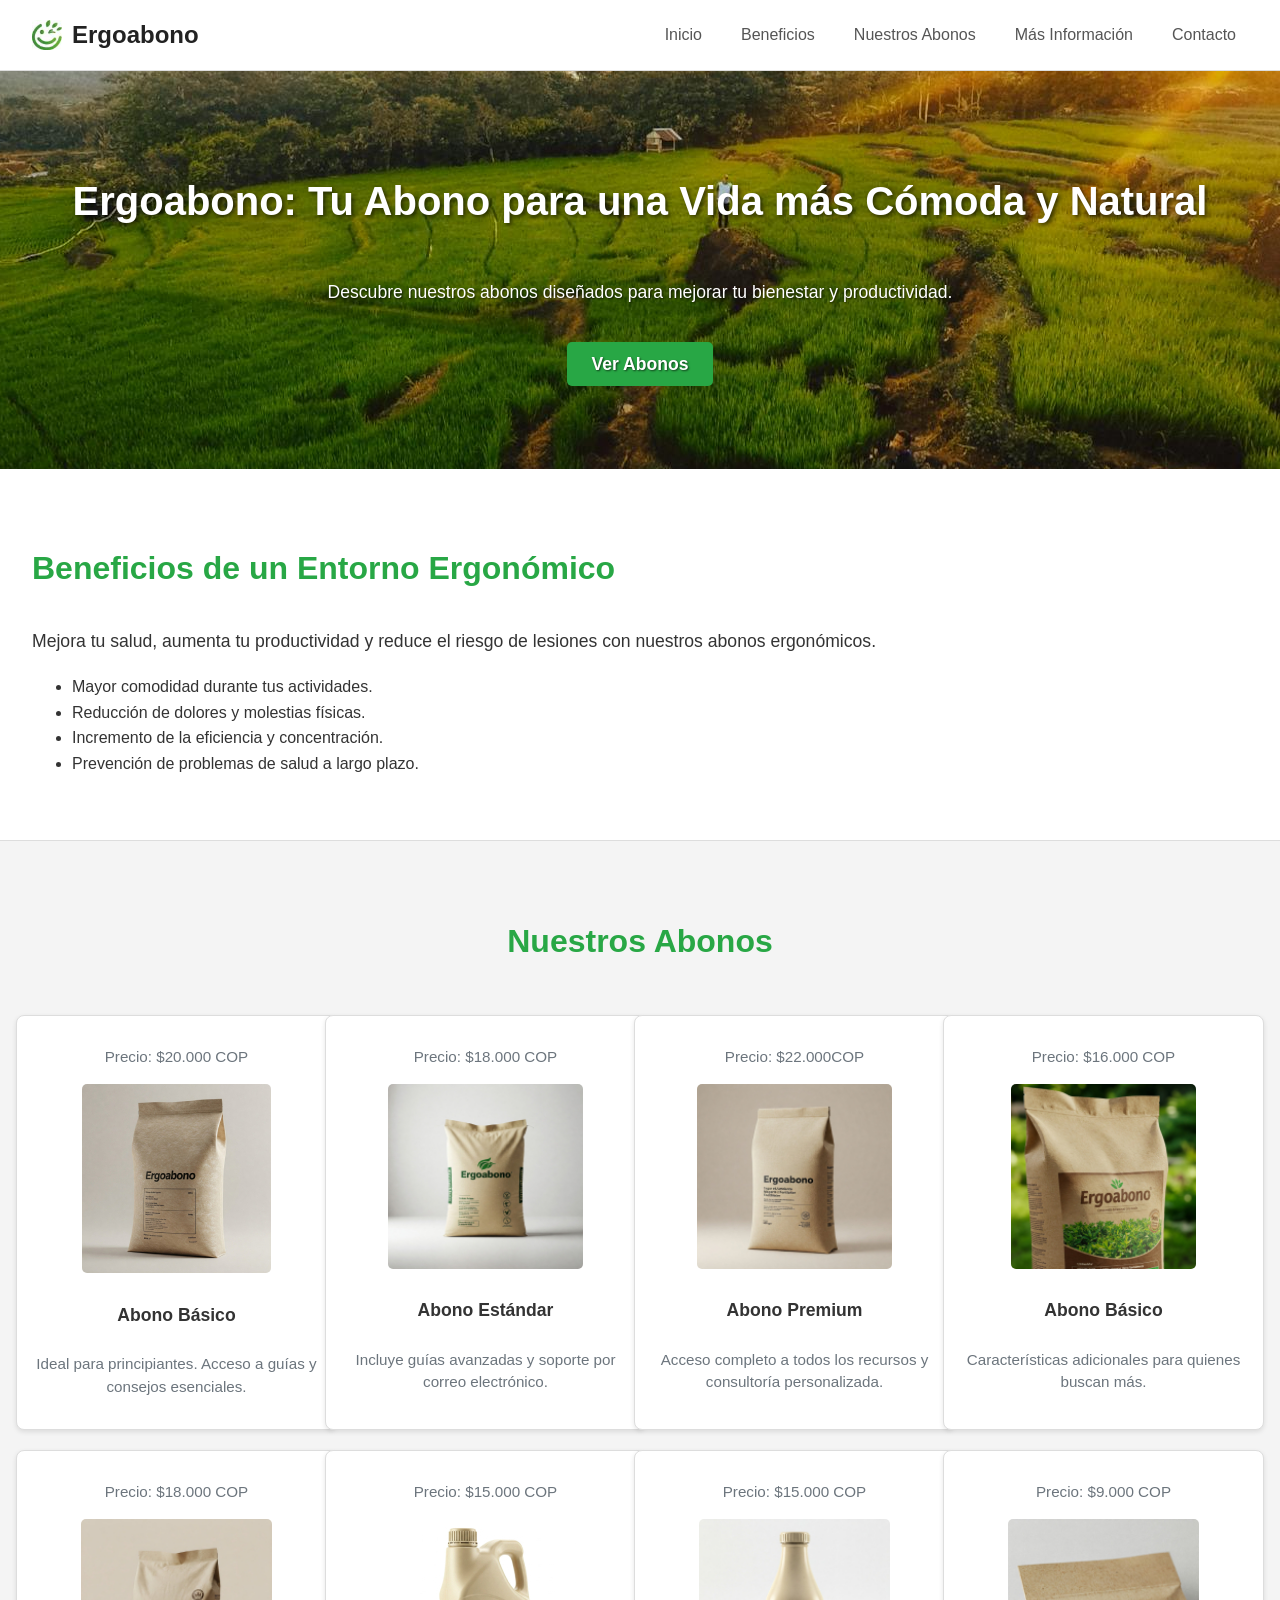
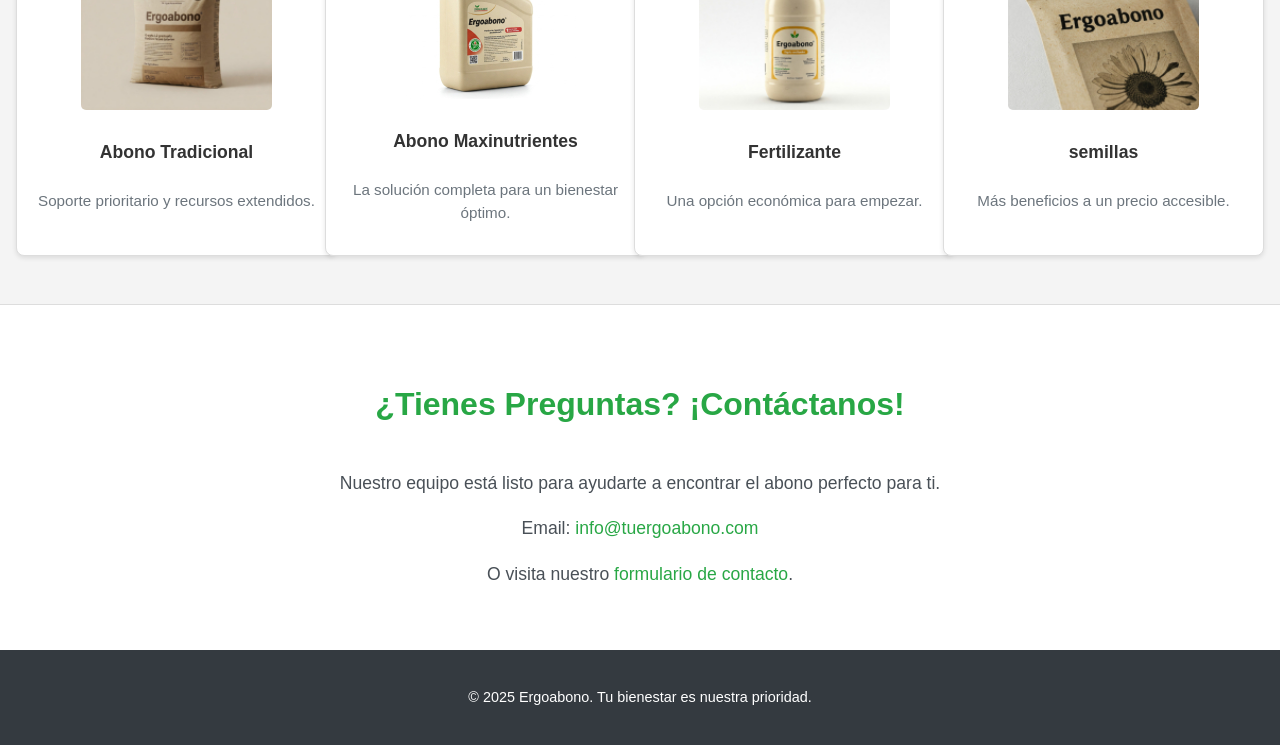
<file: ergoabono/index.html>
<!DOCTYPE html>
<html lang="es">
<head>
    <meta charset="UTF-8">
    <meta name="viewport" content="width=device-width, initial-scale=1.0">
    <title>Ergoabono</title>
    <title>
        <img src="img/logo.jpg" alt="Logo Ergoabono" style="height: 30px; vertical-align: middle; margin-right: 10px;">
        Ergoabono: Tu Abono para una Vida más Cómoda
    </title>
    <link rel="stylesheet" href="css/style.css">
</head>
<body>
    <header>
        <div class="logo-container">
            <img src="logo.jpg" alt="Logo Ergoabono">
            <h1>Ergoabono</h1>
        </div>
            <nav>
                <ul>
                    <li><a href="#inicio">Inicio</a></li>
                    <li><a href="#beneficios">Beneficios</a></li>
                    <li><a href="#abonos">Nuestros Abonos</a></li>
                    <li><a href="otras paginas/informacion-adicional.html">Más Información</a></li>
                    <li><a href="#contacto">Contacto</a></li>
                </ul>
            </nav>
    </header>

    <section id="inicio" class="hero">
        <h1>Ergoabono: Tu Abono para una Vida más Cómoda y Natural</h1>
        <p>Descubre nuestros abonos diseñados para mejorar tu bienestar y productividad.</p>
        <p><a href="#abonos" class="button">Ver Abonos</a></p>
    </section>

    <section id="beneficios" class="descripcion">
        <h2>Beneficios de un Entorno Ergonómico</h2>
        <p>Mejora tu salud, aumenta tu productividad y reduce el riesgo de lesiones con nuestros abonos ergonómicos.</p>
        <ul>
            <li>Mayor comodidad durante tus actividades.</li>
            <li>Reducción de dolores y molestias físicas.</li>
            <li>Incremento de la eficiencia y concentración.</li>
            <li>Prevención de problemas de salud a largo plazo.</li>
        </ul>
    </section>

    <section id="abonos" class="productos-container">
        <h2>Nuestros Abonos</h2>
        <div class="productos-grid">
            <div class="producto-caja">
                <div class="producto-info">
                    <p class="precio">Precio: $20.000 COP</p>
                    <div class="boton-overlay">
                        <a href="#" class="boton-comprar">Comprar</a>
                    </div>
                </div>
                <img src="productonew.jpg" alt="Abono Básico 1">
                <h3>Abono Básico </h3>
                <p>Ideal para principiantes. Acceso a guías y consejos esenciales.</p>
            </div>
            <div class="producto-caja">
                <div class="producto-info">
                    <p class="precio">Precio: $18.000 COP</p>
                    <div class="boton-overlay">
                        <a href="#" class="boton-comprar">Comprar</a>
                    </div>
                </div>
                <img src="producto2.jpg" alt="Abono Estándar ">
                <h3>Abono Estándar</h3>
                <p>Incluye guías avanzadas y soporte por correo electrónico.</p>
            </div>
            <div class="producto-caja">
                <div class="producto-info">
                    <p class="precio">Precio: $22.000COP</p>
                    <div class="boton-overlay">
                        <a href="#" class="boton-comprar">Comprar</a>
                    </div>
                </div>
                <img src="producto3.jpg" alt="Abono Premium ">
                <h3>Abono Premium </h3>
                <p>Acceso completo a todos los recursos y consultoría personalizada.</p>
            </div>
            <div class="producto-caja">
                <div class="producto-info">
                    <p class="precio">Precio: $16.000 COP</p>
                    <div class="boton-overlay">
                        <a href="#" class="boton-comprar">Comprar</a>
                    </div>
                </div>
                <img src="producto4 (1).jpg" alt="Abono Básico ">
                <h3>Abono Básico </h3>
                <p>Características adicionales para quienes buscan más.</p>
            </div>
            <div class="producto-caja">
                <div class="producto-info">
                    <p class="precio">Precio: $18.000 COP</p>
                    <div class="boton-overlay">
                        <a href="#" class="boton-comprar">Comprar</a>
                    </div>
                </div>
                <img src="producto5 (1).jpg" alt="Abono Tradicional">
                <h3>Abono Tradicional</h3>
                <p>Soporte prioritario y recursos extendidos.</p>
            </div>
            <div class="producto-caja">
                <div class="producto-info">
                    <p class="precio">Precio: $15.000 COP</p>
                    <div class="boton-overlay">
                        <a href="#" class="boton-comprar">Comprar</a>
                    </div>
                </div>
                <img src="producto6 (1).jpg" alt="Abono Maxinutrientes">
                <h3>Abono Maxinutrientes</h3>
                <p>La solución completa para un bienestar óptimo.</p>
            </div>
            <div class="producto-caja">
                <div class="producto-info">
                    <p class="precio">Precio: $15.000 COP</p>
                    <div class="boton-overlay">
                        <a href="#" class="boton-comprar">Comprar</a>
                    </div>
                </div>
                <img src="producto7 (1).jpg"alt="Fertilizante">
                <h3>Fertilizante</h3>
                <p>Una opción económica para empezar.</p>
            </div>
            <div class="producto-caja">
                <div class="producto-info">
                    <p class="precio">Precio: $9.000 COP</p>
                    <div class="boton-overlay">
                        <a href="#" class="boton-comprar">Comprar</a>
                    </div>
                </div>
                <img src="producto8 (1).jpg" alt="Fertilizante 1Ltr">
                <h3>semillas</h3>
                <p>Más beneficios a un precio accesible.</p>
            </div>
        </div>
    </section>

    <section id="contacto" class="contacto">
        <h2>¿Tienes Preguntas? ¡Contáctanos!</h2>
        <p>Nuestro equipo está listo para ayudarte a encontrar el abono perfecto para ti.</p>
        <p>Email: <a href="mailto:info@tuergoabono.com">info@tuergoabono.com</a></p>
        <p>O visita nuestro <a href="https://docs.google.com/forms/d/e/1FAIpQLSfdzP-lMFyR22aP6rt8AeNs_i2V5xYGNpJcoLIQ6iW7pB0QxQ/viewform?usp=header" target="_blank">formulario de contacto</a>.</p>
    </section>

    <footer>
        <p>&copy; 2025 Ergoabono. Tu bienestar es nuestra prioridad.</p>
    </footer>
</body>
</html>
</file>
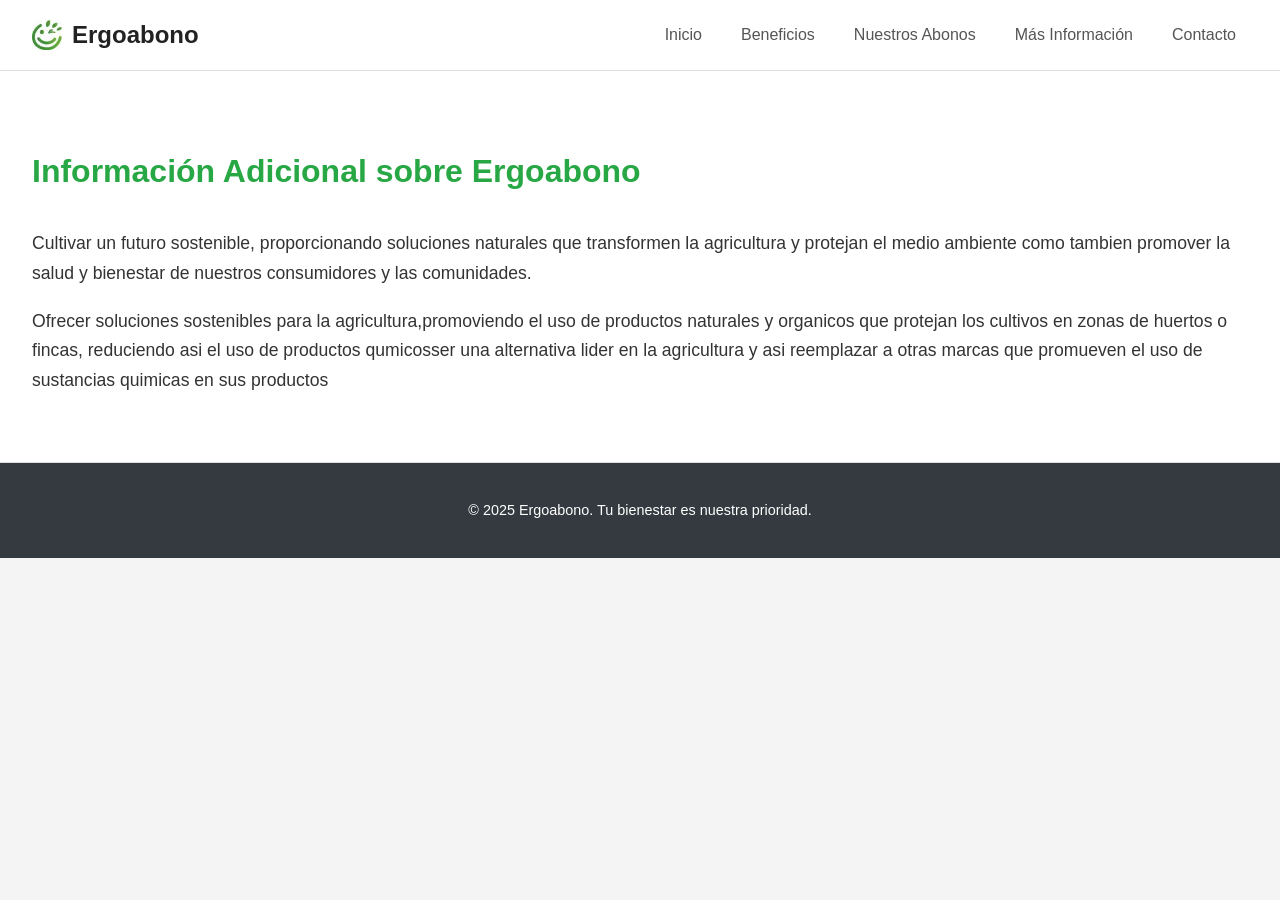
<file: ergoabono/otras paginas/informacion-adicional.html>
<!DOCTYPE html>
<html lang="es">
<head>
    <meta charset="UTF-8">
    <meta name="viewport" content="width=device-width, initial-scale=1.0">
    <title>Más Información - Ergoabono</title>
    <link rel="stylesheet" href="../css/style.css">
<body>
    <header>
        <div class="logo-container">
            <div class="logo-container">
                <img src="logo.jpg" alt="Logo Ergoabono">
                <h1>Ergoabono</h1>
            </div>
        </div>
        <nav>
            <ul>
                <li><a href="index.html#inicio">Inicio</a></li>
                <li><a href="index.html#beneficios">Beneficios</a></li>
                <li><a href="index.html#abonos">Nuestros Abonos</a></li>
                <li><a href="#">Más Información</a></li>
                <li><a href="index.html#contacto">Contacto</a></li>
            </ul>
        </nav>
    </header>

    <main class="descripcion">
        <h2>Información Adicional sobre Ergoabono</h2>
        <p>Cultivar un futuro sostenible, proporcionando soluciones naturales que transformen la agricultura y 
         protejan el medio ambiente como tambien promover  la salud y bienestar de nuestros consumidores y las comunidades.</p>
        <p>Ofrecer soluciones sostenibles para la agricultura,promoviendo el uso de productos naturales y organicos que protejan los cultivos en zonas de huertos o fincas, reduciendo asi el uso de productos qumicosser una 
        alternativa lider en la agricultura y asi reemplazar a otras marcas que promueven el uso de sustancias quimicas en sus productos</p>
        </main>

    <footer>
        <p>&copy; 2025 Ergoabono. Tu bienestar es nuestra prioridad.</p>
    </footer>
</body>
</html>
</file>
<file: ergoabono/css/style.css>
body {
    font-family: 'Segoe UI', Tahoma, Geneva, Verdana, sans-serif;
    margin: 0;
    padding: 0;
    background-color: #f4f4f4; /* Fondo claro como Filbox */
    color: #333; /* Texto oscuro */
    line-height: 1.6;
}

header {
    background-color: #fff;
    color: #222;
    padding: 1em 2em;
    border-bottom: 1px solid #ddd;
    display: flex;
    justify-content: space-between;
    align-items: center;
}

header .logo-container {
    display: flex;
    align-items: center;
}

header .logo-container img {
    height: 30px;
    vertical-align: middle;
    margin-right: 10px;
}

header h1 {
    margin: 0;
    font-size: 1.5em;
    font-weight: bold;
}

nav ul {
    list-style: none;
    padding: 0;
    margin: 0;
    display: flex;
}

nav ul li {
    margin-left: 15px;
}

nav ul li:first-child {
    margin-left: 0;
}

nav a {
    color: #555;
    text-decoration: none;
    padding: 8px 12px;
    border-radius: 5px;
    transition: color 0.3s ease;
}

nav a:hover {
    color: #222;
}


   
        /* background-color: #e9ecef; */ /* Elimina o comenta el fondo gris */
        .hero {

          background-image: url('../fondos/fondo5.jpg'); /* Reemplaza con el nombre de tu imagen *//* ... otros estilos ... *
        background-size: cover; /* Cubre todo el espacio disponible */
        background-position: center; /* Centra la imagen */
        color: white; /* Asegúrate de que el texto sea legible sobre la imagen */
        padding: 4em 2em;
        text-align: center;
        display: flex;
        flex-direction: column;
        justify-content: center;
        align-items: center;
        /* height: 400px; */ /* Mantén o ajusta la altura según necesites */
    }

.hero h1 {
    font-size: 2.5em;
    margin-bottom: 0.7em;
    text-shadow: 2px 2px 4px rgba(0, 0, 0, 0.6); /* Sombra para mejorar la legibilidad */
}

.hero p {
    font-size: 1.1em;
    margin-bottom: 1.5em;
    text-shadow: 1px 1px 2px rgba(0, 0, 0, 0.6);
}

.hero .button {
    background-color: #28a745;
    color: white;
    padding: 12px 24px;
    text-decoration: none;
    border-radius: 5px;
    font-weight: bold;
    transition: background-color 0.3s ease;
}

.hero .button:hover {
    background-color: #1e7e34;
}

.descripcion {
    padding: 3em 2em;
    background-color: #fff;
    border-bottom: 1px solid #ddd;
}

.descripcion h2 {
    color: #28a745; /* Verde */
    font-size: 2em;
    margin-bottom: 1em;
}

.descripcion p {
    font-size: 1.1em;
    line-height: 1.7;
    margin-bottom: 1em;
}

.productos-container {
    padding: 3em 2em;
    background-color: #f4f4f4;
}

.productos-container h2 {
    color: #28a745; /* Verde */
    font-size: 2em;
    margin-bottom: 1.5em;
    text-align: center;
}
/* --- Estilos para la sección de productos --- */
.productos-container {
    padding: 3em 2em;
    background-color: #f4f4f4;
}

.productos-container h2 {
    color: #28a745;
    font-size: 2em;
    margin-bottom: 1.5em;
    text-align: center;
}

.productos-grid {
    display: grid;
    grid-template-columns: repeat(auto-fit, minmax(280px, 1fr));
    grid-row-gap: 20px;
    grid-column-gap: 20px;
    justify-items: center;
}

/* --- Estilos para la funcionalidad del botón "Comprar" en los productos --- */
.producto-info {
    display: flex;
    flex-direction: column;
    align-items: center;
    width: 100%;
}

.precio {
    color: #495057;
    font-size: 1em;
    margin-bottom: 5px;
}

.boton-overlay {
    position: absolute;
    top: 50%;
    left: 50%;
    transform: translate(-50%, -50%);
    opacity: 0;
    transition: opacity 0.3s ease;
}

.producto-caja {
    position: relative;
    overflow: hidden;
    display: flex;
    flex-direction: column;
    align-items: center;
    justify-content: space-between;
    padding-bottom: 40px;
}

.producto-caja:hover .boton-overlay {
    opacity: 1;
}

.boton-comprar {
    background-color: #00ff0d;
    color: white;
    padding: 10px 20px;
    text-decoration: none;
    border-radius: 5px;
    font-size: 0.9em;
    font-weight: bold;
    transition: background-color 0.3s ease;
}

.boton-comprar:hover {
    background-color: #00b318;
}

.producto-caja img {
    max-width: 80%;
    height: auto;
    border-radius: 5px;
    margin-bottom: 10px;
    flex-grow: 1;
    object-fit: contain;
}

.producto-caja p {
    color: #6c757d;
    font-size: 0.95em;
    line-height: 1.5;
    margin-bottom: 10px;
}
.productos-grid {
    display: grid;
    grid-template-columns: repeat(auto-fit, minmax(280px, 1fr)); /* Ajustar ancho mínimo */
    grid-row-gap: 20px;
    grid-column-gap: 20px;
    justify-items: center; /* Centrar las cajas en la cuadrícula */
}

.producto-caja {
    background-color: #fff;
    border: 1px solid #ddd;
    border-radius: 8px;
    padding: 15px;
    text-align: center;
    box-shadow: 0 2px 5px rgba(0, 0, 0, 0.1);
    transition: transform 0.3s ease;
    width: 100%; /* Ocupar el ancho de su celda en la cuadrícula */
    display: flex;
    flex-direction: column;
    align-items: center;
}

.producto-caja:hover {
    transform: translateY(-5px);
    box-shadow: 0 4px 10px rgba(0, 0, 0, 0.15);
}

.producto-caja img {
    max-width: 80%;
    height: auto;
    border-radius: 5px;
    margin-bottom: 10px;
}

.producto-caja h3 {
    color: #333;
    margin-bottom: 0.5em;
    font-size: 1.1em;
    font-weight: bold;
}

.producto-caja p {
    color: #6c757d;
    font-size: 0.95em;
    line-height: 1.5;
    margin-bottom: 1em;
    flex-grow: 1; /* La descripción ocupa el espacio restante */
}

.contacto {
    background-color: #fff;
    padding: 3em 2em;
    text-align: center;
    border-top: 1px solid #ddd;
}

.contacto h2 {
    color: #28a745; /* Verde */
    font-size: 2em;
    margin-bottom: 1.2em;
}

.contacto p {
    color: #495057;
    margin-bottom: 0.8em;
    font-size: 1.1em;
}

.contacto a {
    color: #28a745; /* Verde */
    text-decoration: none;
    transition: color 0.3s ease;
}

.contacto a:hover {
    color: #1e7e34; /* Verde más oscuro al pasar el ratón */
}

footer {
    background-color: #343a40;
    color: white;
    text-align: center;
    padding: 1.5em 0;
    width: 100%;
    font-size: 0.9em;
}
</file>
